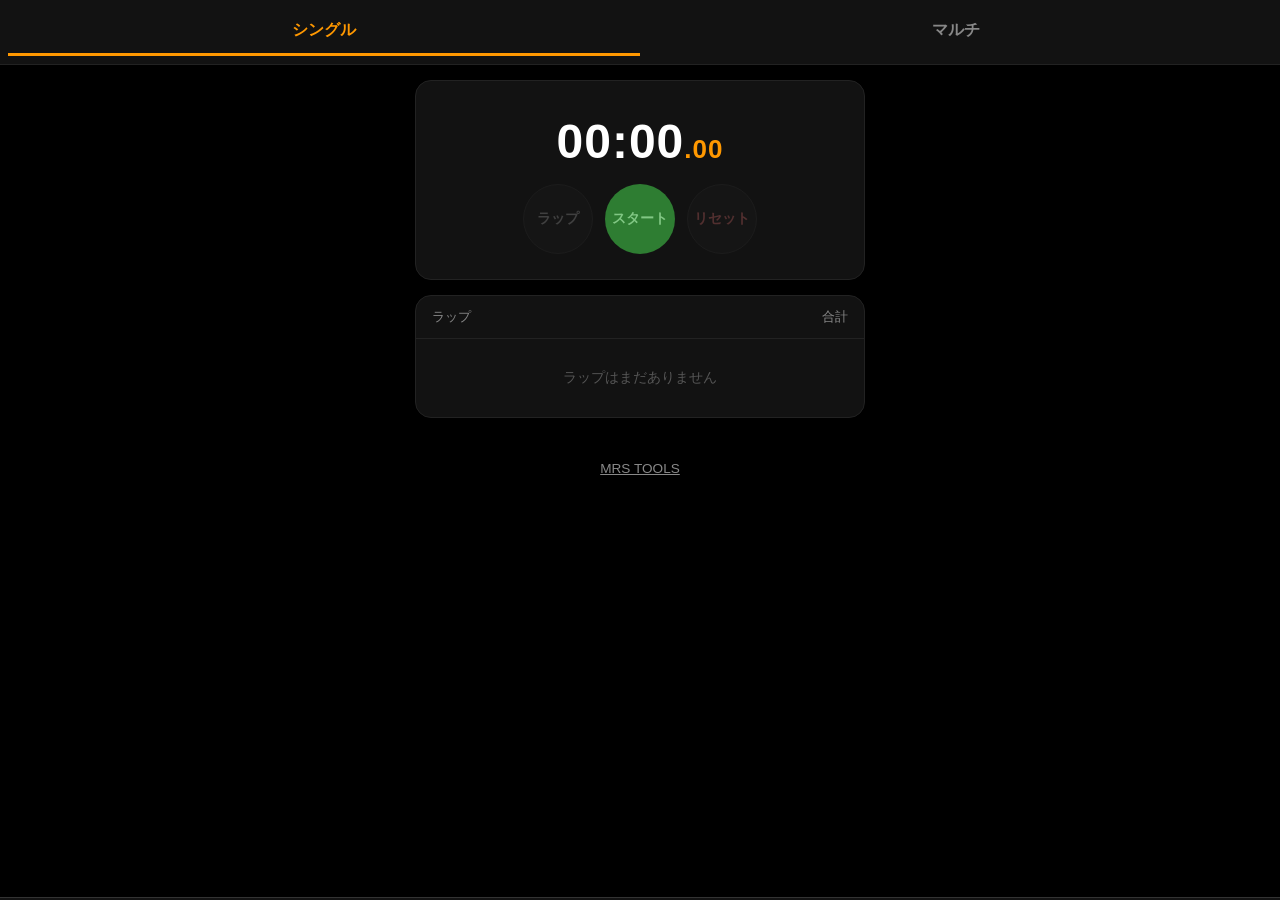
<file: stopwatch/index.html>
<!DOCTYPE html>
<html lang="ja">
<head>
    <meta charset="UTF-8">
    <meta name="viewport" content="width=device-width, initial-scale=1.0, maximum-scale=1.0, user-scalable=no">
    <title>ストップウォッチ</title>
    <link rel="stylesheet" href="style.css">
</head>
<body>

    <header>
        <button class="tab-btn active" onclick="switchTab('single')">シングル</button>
        <button class="tab-btn" onclick="switchTab('multi')">マルチ</button>
    </header>

    <main>
        <div id="single-tab" class="tab-content active">
            <div class="single-container">
                <div class="single-timer-card">
                    <div id="single-display" class="single-time-display">00:00<span class="ms-part">.00</span></div>
                    <div class="single-controls">
                        <button id="single-lap-btn" class="round-btn btn-big-lap" onclick="lapSingle()" disabled>ラップ</button>
                        <button id="single-start-btn" class="round-btn btn-big-start" onclick="toggleSingle()">スタート</button>
                        <button id="single-reset-btn" class="round-btn btn-big-reset" onclick="resetSingle()" disabled>リセット</button>
                    </div>
                </div>

                <div class="laps-card">
                    <div class="laps-header">
                        <span>ラップ</span>
                        <span>合計</span>
                    </div>
                    <div id="laps-list" class="laps-list"></div>
                </div>

                <!-- MRS TOOLS リンクエリア -->
                <div class="footer-link-container">
                    <a href="https://mrs-tools.pages.dev" target="_blank" rel="noopener noreferrer" class="btn-footer-link">MRS TOOLS</a>
                </div>
            </div>
        </div>

        <div id="multi-tab" class="tab-content">
            <div class="multi-container">
                <div class="add-sw-card">
                    <input type="text" id="new-sw-label" class="label-input" placeholder="ストップウォッチ名を入力">
                    <button class="add-btn" onclick="addStopwatch()">＋ 追加</button>
                </div>

                <div id="sw-list" class="sw-list"></div>

                <!-- MRS TOOLS リンクエリア -->
                <div class="footer-link-container">
                    <a href="https://mrs-tools.pages.dev" target="_blank" rel="noopener noreferrer" class="btn-footer-link">MRS TOOLS</a>
                </div>
            </div>
        </div>
    </main>

    <!-- ========================================
         固定広告
    ========================================= -->
    <div class="ad-banner">
        <div style="max-width: 100%;">
            <!-- admax -->
            <script src="https://adm.shinobi.jp/s/8a495d941206bf0c34aff9559f8d2cea"></script>
            <!-- admax -->
        </div>
    </div>

    <script src="script.js"></script>
</body>
</html>
</file>
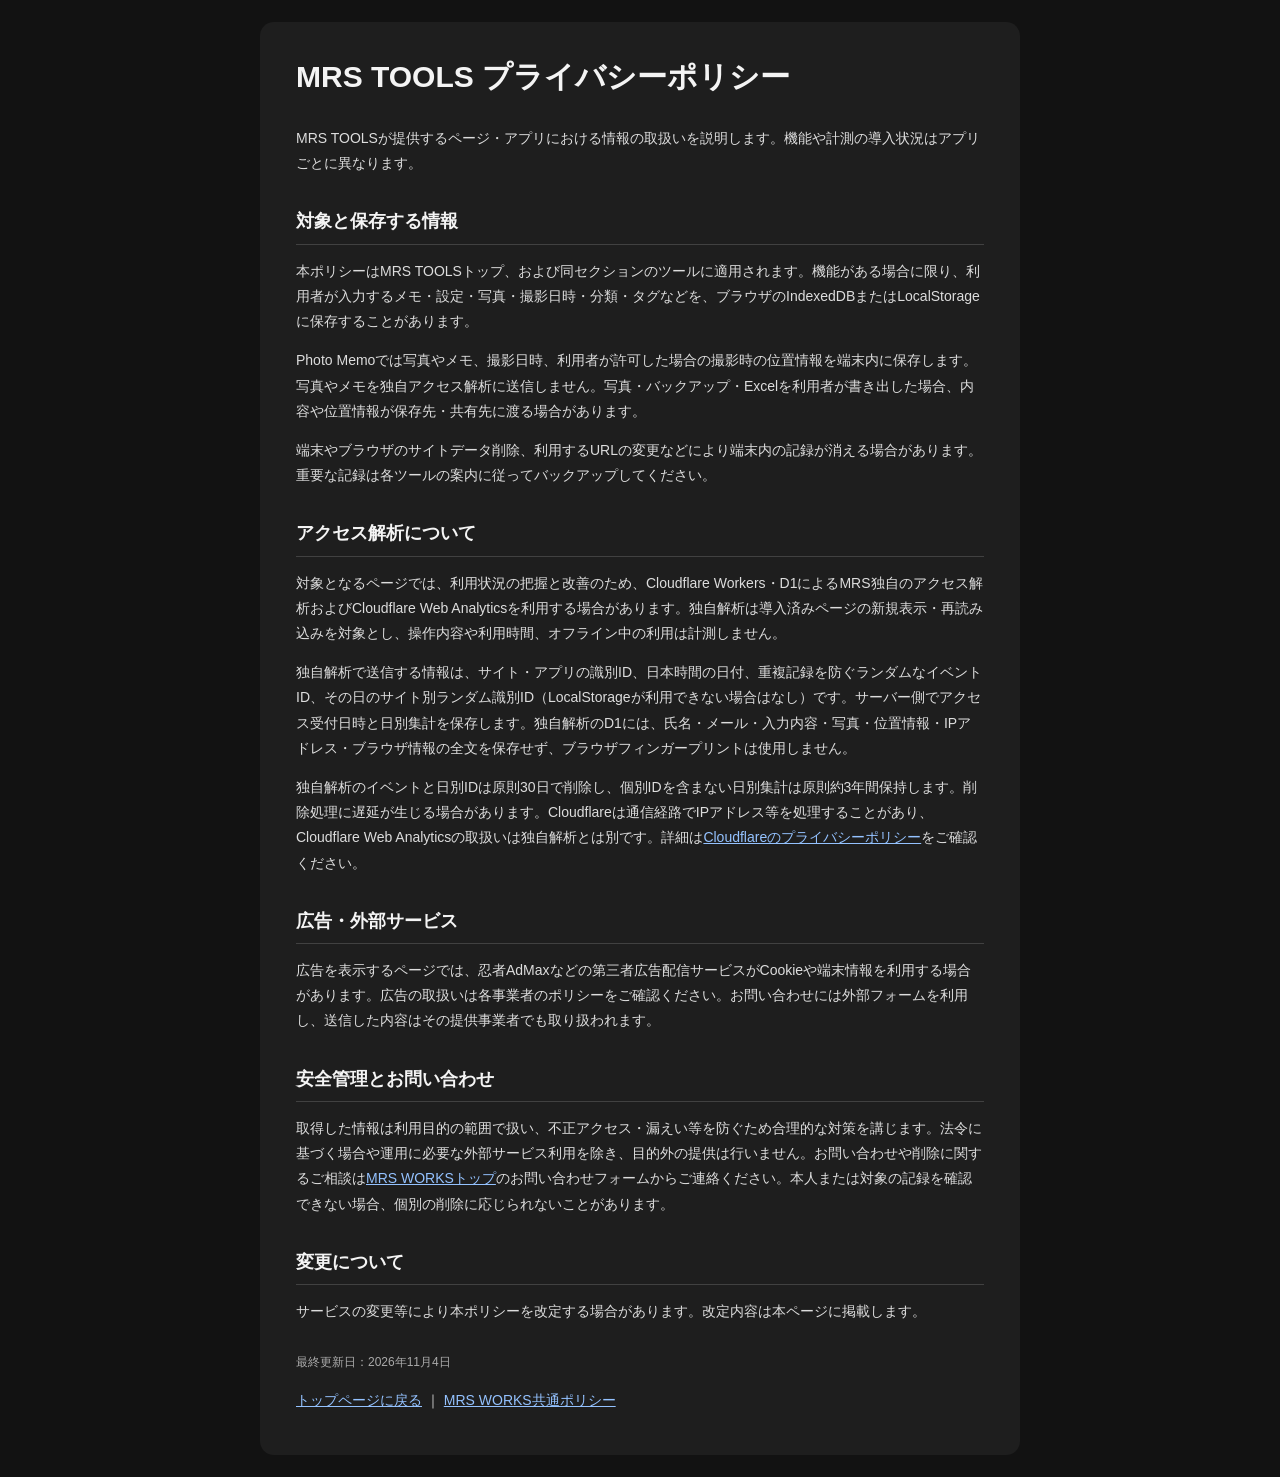
<file: privacy.html>
<!doctype html>
<html lang="ja"><head><meta charset="UTF-8"><meta name="viewport" content="width=device-width, initial-scale=1, viewport-fit=cover"><meta name="robots" content="index,follow"><title>プライバシーポリシー｜MRS TOOLS</title>
<style>:root{color-scheme:dark}*{box-sizing:border-box}body{margin:0;background:#121212;color:#f4f4f4;font-family:-apple-system,BlinkMacSystemFont,"Hiragino Kaku Gothic ProN","Noto Sans JP",sans-serif;line-height:1.8;padding:22px 14px}main{max-width:760px;margin:auto;padding:28px clamp(18px,4vw,36px);background:#1e1e1e;border-radius:14px}h1{font-size:clamp(23px,5vw,30px);margin:0 0 22px}h2{font-size:18px;margin:29px 0 10px;border-bottom:1px solid #414141;padding-bottom:6px}p,li{font-size:14px;color:#ddd}a{color:#94c2ff;overflow-wrap:anywhere}a:focus-visible{outline:2px solid #94c2ff;outline-offset:4px}.date{color:#aaa;font-size:12px;margin-top:28px}</style>
</head><body><main><h1>MRS TOOLS プライバシーポリシー</h1><p>MRS TOOLSが提供するページ・アプリにおける情報の取扱いを説明します。機能や計測の導入状況はアプリごとに異なります。</p><h2>対象と保存する情報</h2><p>本ポリシーはMRS TOOLSトップ、および同セクションのツールに適用されます。機能がある場合に限り、利用者が入力するメモ・設定・写真・撮影日時・分類・タグなどを、ブラウザのIndexedDBまたはLocalStorageに保存することがあります。</p><p>Photo Memoでは写真やメモ、撮影日時、利用者が許可した場合の撮影時の位置情報を端末内に保存します。写真やメモを独自アクセス解析に送信しません。写真・バックアップ・Excelを利用者が書き出した場合、内容や位置情報が保存先・共有先に渡る場合があります。</p><p>端末やブラウザのサイトデータ削除、利用するURLの変更などにより端末内の記録が消える場合があります。重要な記録は各ツールの案内に従ってバックアップしてください。</p><h2>アクセス解析について</h2>
<p>対象となるページでは、利用状況の把握と改善のため、Cloudflare Workers・D1によるMRS独自のアクセス解析およびCloudflare Web Analyticsを利用する場合があります。独自解析は導入済みページの新規表示・再読み込みを対象とし、操作内容や利用時間、オフライン中の利用は計測しません。</p>
<p>独自解析で送信する情報は、サイト・アプリの識別ID、日本時間の日付、重複記録を防ぐランダムなイベントID、その日のサイト別ランダム識別ID（LocalStorageが利用できない場合はなし）です。サーバー側でアクセス受付日時と日別集計を保存します。独自解析のD1には、氏名・メール・入力内容・写真・位置情報・IPアドレス・ブラウザ情報の全文を保存せず、ブラウザフィンガープリントは使用しません。</p>
<p>独自解析のイベントと日別IDは原則30日で削除し、個別IDを含まない日別集計は原則約3年間保持します。削除処理に遅延が生じる場合があります。Cloudflareは通信経路でIPアドレス等を処理することがあり、Cloudflare Web Analyticsの取扱いは独自解析とは別です。詳細は<a href="https://www.cloudflare.com/privacypolicy/" target="_blank" rel="noopener noreferrer">Cloudflareのプライバシーポリシー</a>をご確認ください。</p><h2>広告・外部サービス</h2><p>広告を表示するページでは、忍者AdMaxなどの第三者広告配信サービスがCookieや端末情報を利用する場合があります。広告の取扱いは各事業者のポリシーをご確認ください。お問い合わせには外部フォームを利用し、送信した内容はその提供事業者でも取り扱われます。</p><h2>安全管理とお問い合わせ</h2><p>取得した情報は利用目的の範囲で扱い、不正アクセス・漏えい等を防ぐため合理的な対策を講じます。法令に基づく場合や運用に必要な外部サービス利用を除き、目的外の提供は行いません。お問い合わせや削除に関するご相談は<a href="https://mrs-works.pages.dev/">MRS WORKSトップ</a>のお問い合わせフォームからご連絡ください。本人または対象の記録を確認できない場合、個別の削除に応じられないことがあります。</p><h2>変更について</h2><p>サービスの変更等により本ポリシーを改定する場合があります。改定内容は本ページに掲載します。</p><p class="date">最終更新日：2026年11月4日</p><p><a href="./">トップページに戻る</a> ｜ <a href="https://mrs-works.pages.dev/privacy.html">MRS WORKS共通ポリシー</a></p></main></body></html>
</file>
<file: stopwatch/style.css>
* {
    box-sizing: border-box;
    margin: 0;
    padding: 0;
    -webkit-tap-highlight-color: transparent;
    -webkit-user-select: none;
    user-select: none;
    touch-action: manipulation;
}

body {
    font-family: -apple-system, BlinkMacSystemFont, "Segoe UI", Roboto, "Helvetica Neue", Arial, sans-serif;
    background-color: #000000;
    color: #E0E0E0;
    display: flex;
    flex-direction: column;
    height: 100vh;
    overflow: hidden;
}

input[type="text"] {
    -webkit-user-select: text;
    user-select: text;
}

header {
    background-color: #121212;
    border-bottom: 1px solid #222;
    display: flex;
    justify-content: space-around;
    padding: 8px;
    flex-shrink: 0;
}

.tab-btn {
    flex: 1;
    padding: 12px;
    background: none;
    border: none;
    color: #888;
    font-size: 16px;
    font-weight: bold;
    cursor: pointer;
    border-bottom: 3px solid transparent;
    transition: all 0.2s;
}

.tab-btn.active {
    color: #FF9800;
    border-bottom-color: #FF9800;
}

main {
    flex: 1;
    overflow-y: auto;
    position: relative;
}

.tab-content {
    display: none;
    min-height: 100%;
    flex-direction: column;
    padding: 15px;
    padding-bottom: calc(80px + env(safe-area-inset-bottom));
}

.tab-content.active {
    display: flex;
}

/* ===== シングル ===== */
.single-container {
    display: flex;
    flex-direction: column;
    gap: 15px;
    max-width: 450px;
    margin: 0 auto;
    width: 100%;
    min-height: 100%;
}

.single-timer-card {
    background-color: #121212;
    border-radius: 16px;
    padding: 25px 15px;
    text-align: center;
    border: 1px solid #222;
    flex-shrink: 0;
}

.single-time-display {
    font-size: 48px;
    font-weight: bold;
    color: #FFF;
    font-variant-numeric: tabular-nums;
    margin: 8px 0;
    letter-spacing: 1px;
}

.single-time-display .ms-part {
    font-size: 26px;
    color: #FF9800;
}

.single-controls {
    display: flex;
    gap: 12px;
    justify-content: center;
    margin-top: 15px;
}

.round-btn {
    width: 70px;
    height: 70px;
    border-radius: 50%;
    border: none;
    font-size: 14px;
    font-weight: bold;
    cursor: pointer;
    display: flex;
    align-items: center;
    justify-content: center;
}

.round-btn:active {
    opacity: 0.8;
}

.btn-big-start { background-color: #2E7D32; color: #81C784; }
.btn-big-pause { background-color: #E65100; color: #FFB74D; }
.btn-big-lap { background-color: #1E1E1E; color: #AAA; border: 1px solid #333; }
.btn-big-lap:disabled { opacity: 0.3; cursor: default; }
.btn-big-reset { background-color: #1E1E1E; color: #E57373; border: 1px solid #333; }
.btn-big-reset:disabled { opacity: 0.3; cursor: default; }

.laps-card {
    background-color: #121212;
    border-radius: 16px;
    border: 1px solid #222;
    flex: 1;
    display: flex;
    flex-direction: column;
    overflow: hidden;
    min-height: 0;
}

.laps-header {
    padding: 12px 16px;
    font-size: 13px;
    color: #888;
    border-bottom: 1px solid #222;
    display: flex;
    justify-content: space-between;
    flex-shrink: 0;
}

.laps-list {
    overflow-y: auto;
    flex: 1;
}

.lap-row {
    display: flex;
    justify-content: space-between;
    align-items: center;
    padding: 12px 16px;
    border-bottom: 1px solid #1A1A1A;
    font-size: 15px;
    font-variant-numeric: tabular-nums;
}

.lap-row:last-child {
    border-bottom: none;
}

.lap-row.fastest .lap-diff {
    color: #4CAF50;
}

.lap-row.slowest .lap-diff {
    color: #E57373;
}

.lap-num {
    color: #888;
    width: 55px;
    flex-shrink: 0;
}

.lap-diff {
    color: #EEE;
    flex: 1;
    text-align: left;
    padding-left: 10px;
}

.lap-total {
    color: #666;
    flex-shrink: 0;
}

/* ===== マルチ ===== */
.multi-container {
    display: flex;
    flex-direction: column;
    gap: 15px;
    max-width: 450px;
    margin: 0 auto;
    width: 100%;
    min-height: 100%;
}

.add-sw-card {
    background-color: #121212;
    border-radius: 16px;
    border: 1px solid #222;
    padding: 15px;
    display: flex;
    gap: 10px;
}

.label-input {
    flex: 1;
    padding: 10px;
    background-color: #1E1E1E;
    border: 1px solid #333;
    border-radius: 8px;
    color: #FFF;
    font-size: 14px;
}

.label-input:focus {
    outline: none;
    border-color: #FF9800;
}

.add-btn {
    padding: 10px 20px;
    background-color: #FF9800;
    color: #000;
    border: none;
    border-radius: 10px;
    font-weight: bold;
    font-size: 15px;
    cursor: pointer;
    white-space: nowrap;
}

.add-btn:active {
    opacity: 0.8;
}

.sw-list {
    display: flex;
    flex-direction: column;
    gap: 12px;
}

.sw-card {
    background-color: #121212;
    border-radius: 16px;
    padding: 15px;
    border: 1px solid #222;
}

.sw-card-top {
    display: flex;
    align-items: center;
    gap: 10px;
    margin-bottom: 10px;
}

.sw-label-input {
    flex: 1;
    padding: 8px 10px;
    background-color: #1E1E1E;
    border: 1px solid #333;
    border-radius: 8px;
    color: #FFB74D;
    font-size: 14px;
    font-weight: bold;
}

.sw-label-input:focus {
    outline: none;
    border-color: #FF9800;
}

.sw-card-bottom {
    display: flex;
    align-items: center;
    justify-content: space-between;
}

.sw-time-text {
    font-size: 26px;
    font-weight: 300;
    font-variant-numeric: tabular-nums;
    color: #FFF;
}

.sw-time-text .ms-part {
    font-size: 15px;
    color: #FF9800;
}

.sw-controls {
    display: flex;
    align-items: center;
    gap: 8px;
}

.sm-circle-btn {
    width: 42px;
    height: 42px;
    border-radius: 50%;
    border: none;
    font-size: 12px;
    font-weight: bold;
    cursor: pointer;
    display: flex;
    align-items: center;
    justify-content: center;
    color: #FFF;
}

.btn-start { background-color: #2E7D32; color: #81C784; }
.btn-pause { background-color: #E65100; color: #FFB74D; }
.btn-reset { background-color: #222; color: #AAA; }
.btn-delete { background-color: transparent; color: #E57373; font-size: 16px; border: 1px solid #333; width: 30px; height: 30px; }

.empty-msg {
    text-align: center;
    color: #555;
    padding: 30px 0;
    font-size: 14px;
}

/* ========================================
   Fixed Advertisement
======================================== */

.ad-banner {
    position: fixed;
    bottom: 0;
    left: 0;
    width: 100%;
    display: flex;
    justify-content: center;
    align-items: center;
    background-color: #121212;
    z-index: 1000;
    padding-top: 1px;
    padding-bottom: calc(1px + env(safe-area-inset-bottom));
    border-top: 1px solid #333;
}

/* ========================================
   Footer Link (MRS TOOLS)
======================================== */

.footer-link-container {
    width: 100%;
    margin-top: 24px;
    margin-bottom: 12px;
    text-align: center;
}

.btn-footer-link {
    display: inline-block;
    color: #888888;
    font-size: 0.85rem;
    font-weight: normal;
    text-decoration: underline;
    background: none;
    border: none;
    border-radius: 0;
    min-height: auto;
    padding: 4px 8px;
    transition: color 0.2s;
}

.btn-footer-link:active,
.btn-footer-link:hover {
    color: #cccccc;
    background-color: transparent;
    transform: none;
}
</file>
